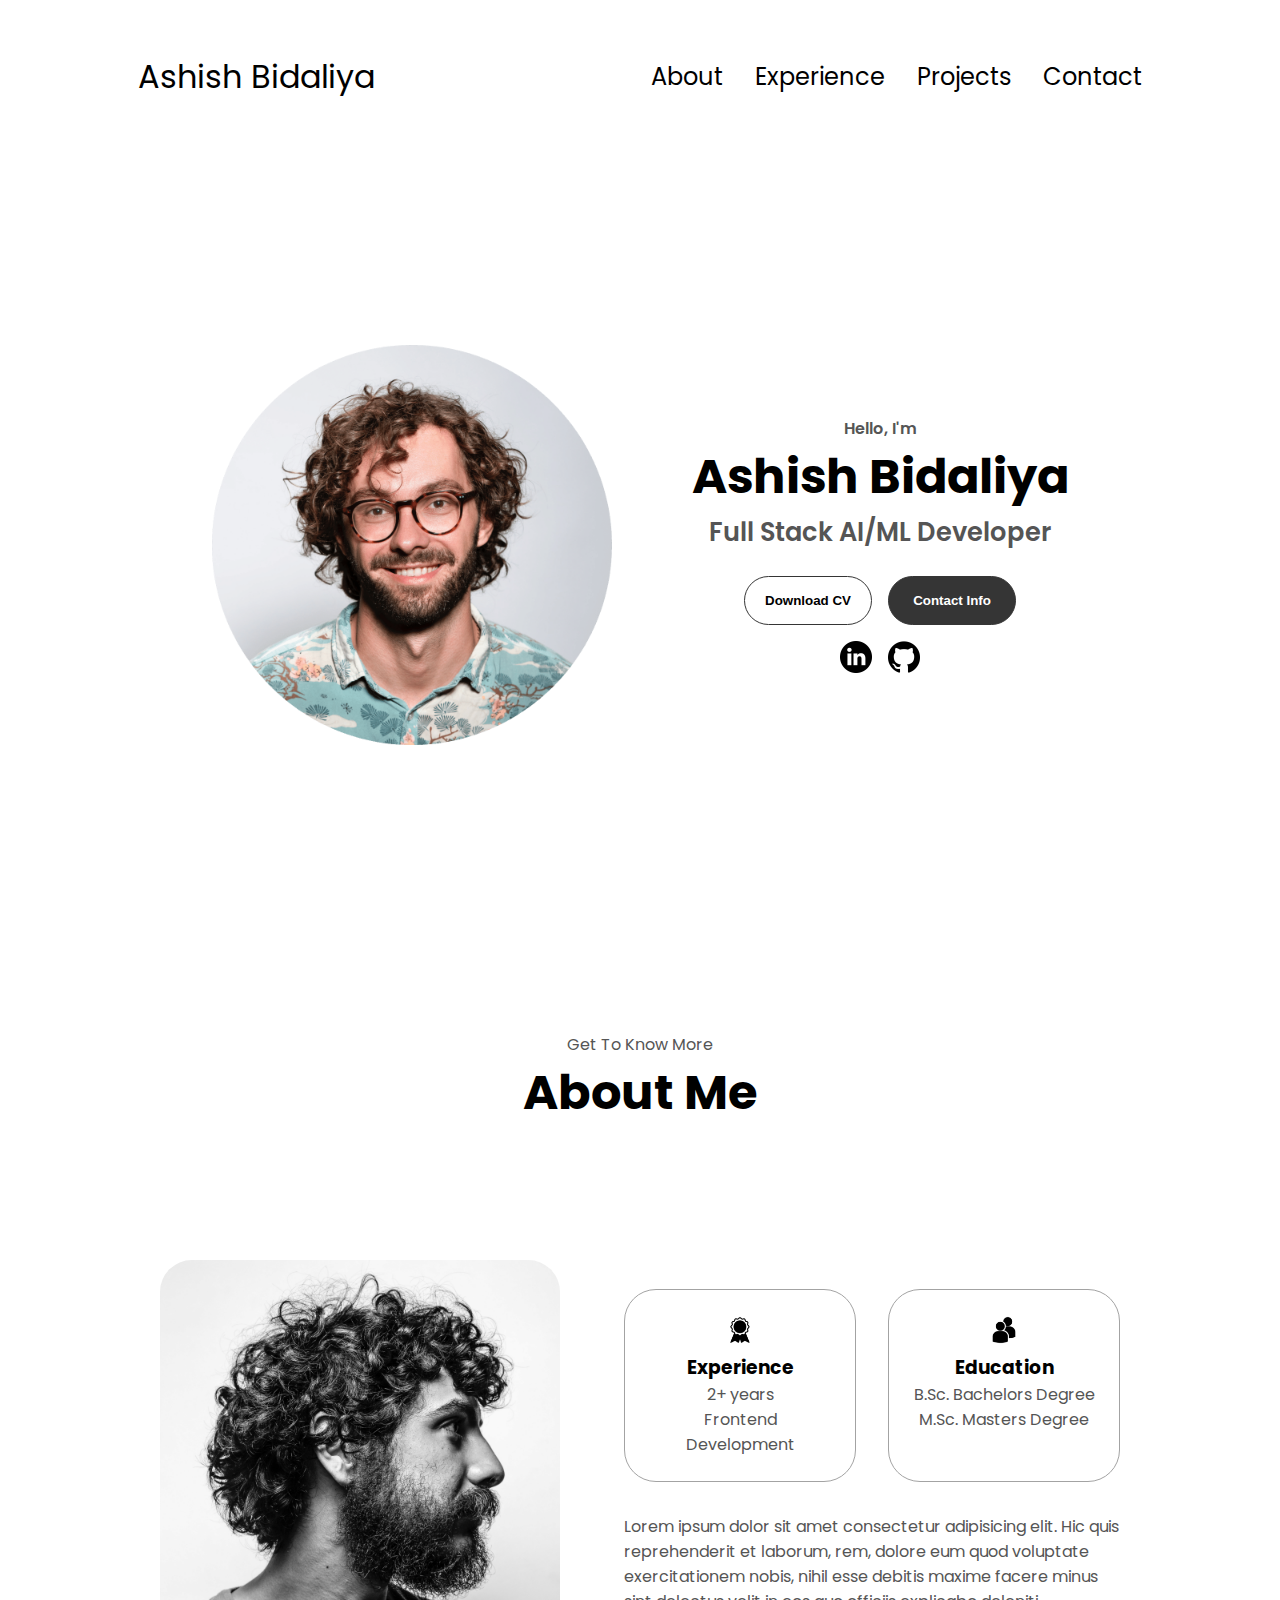
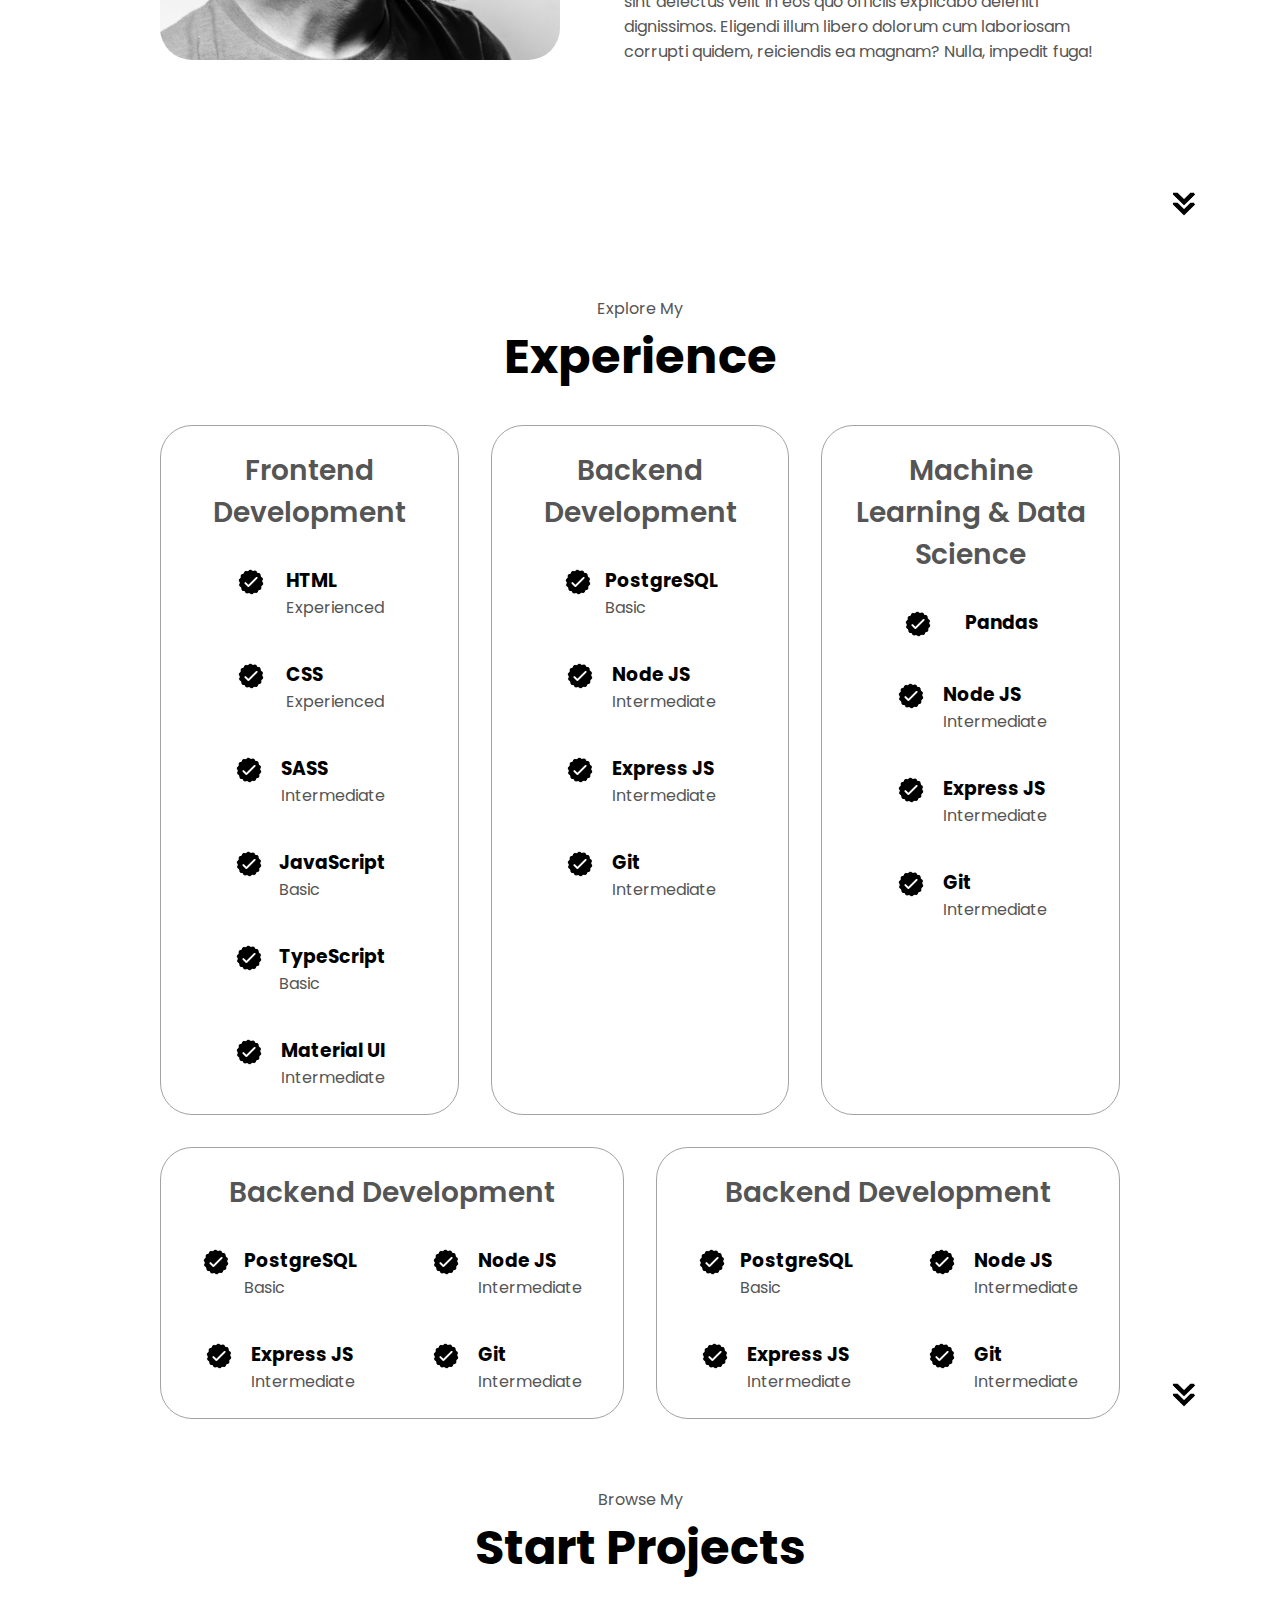
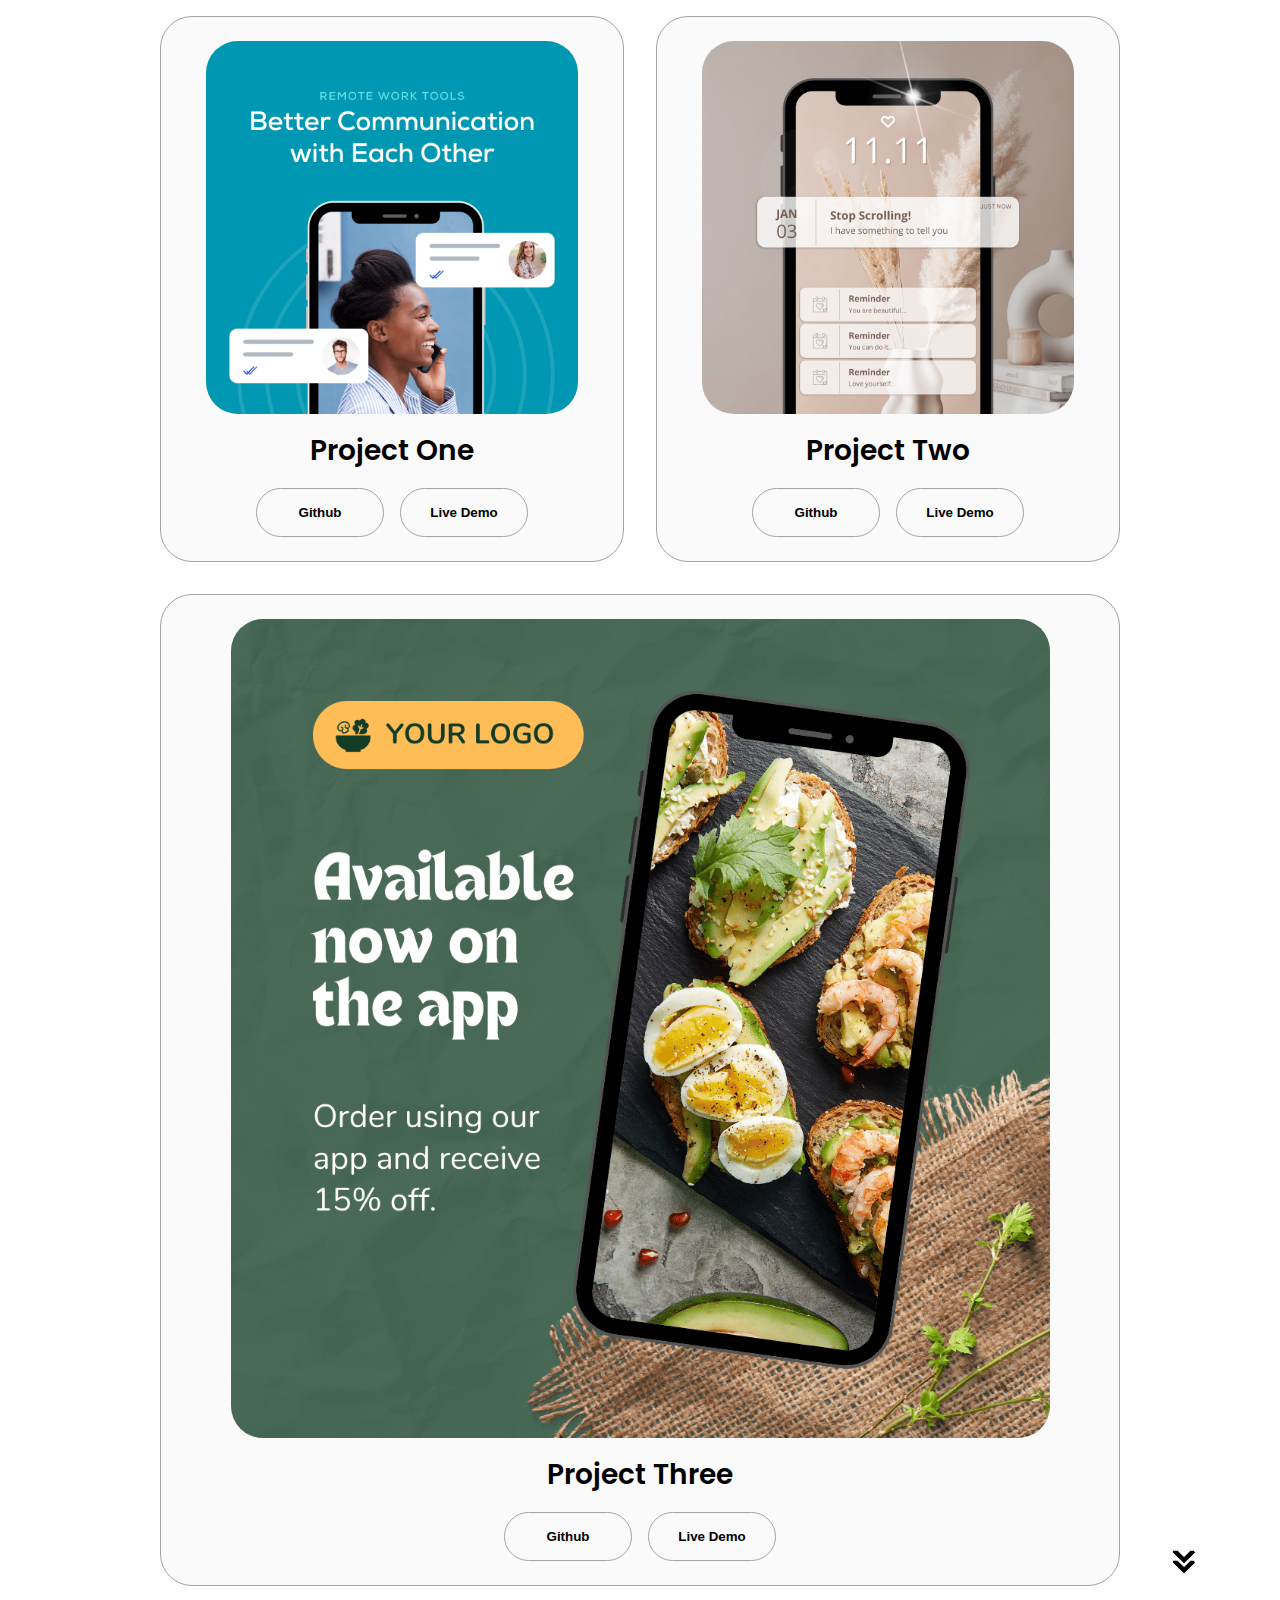
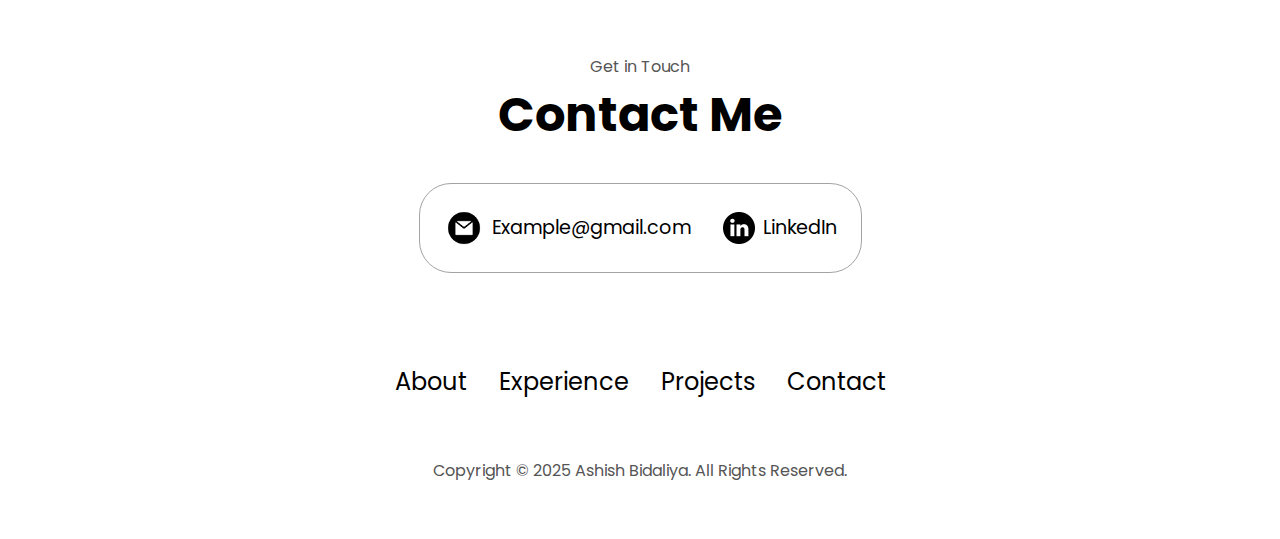
<file: portfolio/index.html>
<!DOCTYPE html>
<html lang="en">
  <head>
    <meta charset="UTF-8" />
    <meta http-equiv="X-UA-Compatible" content="IE=edge" />
    <meta name="viewport" content="width=device-width, initial-scale=1.0" />
    <title>My Portfolio</title>
    <link rel="stylesheet" href="style.css" />
    <link rel="stylesheet" href="mediaqueries.css" />
  </head>
  <body>
    <nav id="desktop-nav">
      <div class="logo">Ashish Bidaliya</div>
      <div>
        <ul class="nav-links">
          <li><a href="#about">About</a></li>
          <li><a href="#experience">Experience</a></li>
          <li><a href="#projects">Projects</a></li>
          <li><a href="#contact">Contact</a></li>
        </ul>
      </div>
    </nav>
    <nav id="hamburger-nav">
      <div class="logo">Ashish Bidaliya</div>
      <div class="hamburger-menu">
        <div class="hamburger-icon" onclick="toggleMenu()">
          <span></span>
          <span></span>
          <span></span>
        </div>
        <div class="menu-links">
          <li><a href="#about" onclick="toggleMenu()">About</a></li>
          <li><a href="#experience" onclick="toggleMenu()">Experience</a></li>
          <li><a href="#projects" onclick="toggleMenu()">Projects</a></li>
          <li><a href="#contact" onclick="toggleMenu()">Contact</a></li>
        </div>
      </div>
    </nav>
    <section id="profile">
      <div class="section__pic-container">
        <img src="./assets/profile-pic1.png" alt="John Doe profile picture" />
      </div>
      <div class="section__text">
        <p class="section__text__p1">Hello, I'm</p>
        <h1 class="title">Ashish Bidaliya</h1>
        <p class="section__text__p2">Full Stack AI/ML Developer</p>
        <div class="btn-container">
          <button
            class="btn btn-color-2"
            onclick="window.open('./assets/resume-example.pdf')"
          >
            Download CV
          </button>
          <button class="btn btn-color-1" onclick="location.href='./#contact'">
            Contact Info
          </button>
        </div>
        <div id="socials-container">
          <img
            src="./assets/linkedin.png"
            alt="My LinkedIn profile"
            class="icon"
            onclick="location.href='https://linkedin.com/'"
          />
          <img
            src="./assets/github.png"
            alt="My Github profile"
            class="icon"
            onclick="location.href='https://github.com/'"
          />
        </div>
      </div>
    </section>
    <section id="about">
      <p class="section__text__p1">Get To Know More</p>
      <h1 class="title">About Me</h1>
      <div class="section-container">
        <div class="section__pic-container">
          <img
            src="./assets/about-pic.png"
            alt="Profile picture"
            class="about-pic"
          />
        </div>
        <div class="about-details-container">
          <div class="about-containers">
            <div class="details-container">
              <img
                src="./assets/experience.png"
                alt="Experience icon"
                class="icon"
              />
              <h3>Experience</h3>
              <p>2+ years <br />Frontend Development</p>
            </div>
            <div class="details-container">
              <img
                src="./assets/education.png"
                alt="Education icon"
                class="icon"
              />
              <h3>Education</h3>
              <p>B.Sc. Bachelors Degree<br />M.Sc. Masters Degree</p>
            </div>
          </div>
          <div class="text-container">
            <p>
              Lorem ipsum dolor sit amet consectetur adipisicing elit. Hic quis
              reprehenderit et laborum, rem, dolore eum quod voluptate
              exercitationem nobis, nihil esse debitis maxime facere minus sint
              delectus velit in eos quo officiis explicabo deleniti dignissimos.
              Eligendi illum libero dolorum cum laboriosam corrupti quidem,
              reiciendis ea magnam? Nulla, impedit fuga!
            </p>
          </div>
        </div>
      </div>
      <img
        src="./assets/arrow.png"
        alt="Arrow icon"
        class="icon arrow"
        onclick="location.href='./#experience'"
      />
    </section>
    <section id="experience">
      <p class="section__text__p1">Explore My</p>
      <h1 class="title">Experience</h1>
      <div class="experience-details-container">
        <div class="about-containers">
          <div class="details-container">
            <h2 class="experience-sub-title">Frontend Development</h2>
            <div class="article-container">
              <article>
                <img
                  src="./assets/checkmark.png"
                  alt="Experience icon"
                  class="icon"
                />
                <div>
                  <h3>HTML</h3>
                  <p>Experienced</p>
                </div>
              </article>
              <article>
                <img
                  src="./assets/checkmark.png"
                  alt="Experience icon"
                  class="icon"
                />
                <div>
                  <h3>CSS</h3>
                  <p>Experienced</p>
                </div>
              </article>
              <article>
                <img
                  src="./assets/checkmark.png"
                  alt="Experience icon"
                  class="icon"
                />
                <div>
                  <h3>SASS</h3>
                  <p>Intermediate</p>
                </div>
              </article>
              <article>
                <img
                  src="./assets/checkmark.png"
                  alt="Experience icon"
                  class="icon"
                />
                <div>
                  <h3>JavaScript</h3>
                  <p>Basic</p>
                </div>
              </article>
              <article>
                <img
                  src="./assets/checkmark.png"
                  alt="Experience icon"
                  class="icon"
                />
                <div>
                  <h3>TypeScript</h3>
                  <p>Basic</p>
                </div>
              </article>
              <article>
                <img
                  src="./assets/checkmark.png"
                  alt="Experience icon"
                  class="icon"
                />
                <div>
                  <h3>Material UI</h3>
                  <p>Intermediate</p>
                </div>
              </article>
            </div>
          </div>
          <div class="details-container">
            <h2 class="experience-sub-title">Backend Development</h2>
            <div class="article-container">
              <article>
                <img
                  src="./assets/checkmark.png"
                  alt="Experience icon"
                  class="icon"
                />
                <div>
                  <h3>PostgreSQL</h3>
                  <p>Basic</p>
                </div>
              </article>
              <article>
                <img
                  src="./assets/checkmark.png"
                  alt="Experience icon"
                  class="icon"
                />
                <div>
                  <h3>Node JS</h3>
                  <p>Intermediate</p>
                </div>
              </article>
              <article>
                <img
                  src="./assets/checkmark.png"
                  alt="Experience icon"
                  class="icon"
                />
                <div>
                  <h3>Express JS</h3>
                  <p>Intermediate</p>
                </div>
              </article>
              <article>
                <img
                  src="./assets/checkmark.png"
                  alt="Experience icon"
                  class="icon"
                />
                <div>
                  <h3>Git</h3>
                  <p>Intermediate</p>
                </div>
              </article>
            </div>
          </div>
          <div class="details-container">
            <h2 class="experience-sub-title">Machine Learning & Data Science</h2>
            <div class="article-container">
              <article>
                <img
                  src="./assets/checkmark.png"
                  alt="Experience icon"
                  class="icon"
                />
                <div>
                  <h3>Pandas</h3>
                </div>
              </article>
              <article>
                <img
                  src="./assets/checkmark.png"
                  alt="Experience icon"
                  class="icon"
                />
                <div>
                  <h3>Node JS</h3>
                  <p>Intermediate</p>
                </div>
              </article>
              <article>
                <img
                  src="./assets/checkmark.png"
                  alt="Experience icon"
                  class="icon"
                />
                <div>
                  <h3>Express JS</h3>
                  <p>Intermediate</p>
                </div>
              </article>
              <article>
                <img
                  src="./assets/checkmark.png"
                  alt="Experience icon"
                  class="icon"
                />
                <div>
                  <h3>Git</h3>
                  <p>Intermediate</p>
                </div>
              </article>
            </div>
          </div>
          <div class="details-container">
            <h2 class="experience-sub-title">Backend Development</h2>
            <div class="article-container">
              <article>
                <img
                  src="./assets/checkmark.png"
                  alt="Experience icon"
                  class="icon"
                />
                <div>
                  <h3>PostgreSQL</h3>
                  <p>Basic</p>
                </div>
              </article>
              <article>
                <img
                  src="./assets/checkmark.png"
                  alt="Experience icon"
                  class="icon"
                />
                <div>
                  <h3>Node JS</h3>
                  <p>Intermediate</p>
                </div>
              </article>
              <article>
                <img
                  src="./assets/checkmark.png"
                  alt="Experience icon"
                  class="icon"
                />
                <div>
                  <h3>Express JS</h3>
                  <p>Intermediate</p>
                </div>
              </article>
              <article>
                <img
                  src="./assets/checkmark.png"
                  alt="Experience icon"
                  class="icon"
                />
                <div>
                  <h3>Git</h3>
                  <p>Intermediate</p>
                </div>
              </article>
            </div>
          </div>
          <div class="details-container">
            <h2 class="experience-sub-title">Backend Development</h2>
            <div class="article-container">
              <article>
                <img
                  src="./assets/checkmark.png"
                  alt="Experience icon"
                  class="icon"
                />
                <div>
                  <h3>PostgreSQL</h3>
                  <p>Basic</p>
                </div>
              </article>
              <article>
                <img
                  src="./assets/checkmark.png"
                  alt="Experience icon"
                  class="icon"
                />
                <div>
                  <h3>Node JS</h3>
                  <p>Intermediate</p>
                </div>
              </article>
              <article>
                <img
                  src="./assets/checkmark.png"
                  alt="Experience icon"
                  class="icon"
                />
                <div>
                  <h3>Express JS</h3>
                  <p>Intermediate</p>
                </div>
              </article>
              <article>
                <img
                  src="./assets/checkmark.png"
                  alt="Experience icon"
                  class="icon"
                />
                <div>
                  <h3>Git</h3>
                  <p>Intermediate</p>
                </div>
              </article>
            </div>
          </div>
        </div>
      </div>
      <img
        src="./assets/arrow.png"
        alt="Arrow icon"
        class="icon arrow"
        onclick="location.href='./#projects'"
      />
    </section>
    <section id="projects">
      <p class="section__text__p1">Browse My</p>
      <h1 class="title">Start Projects</h1>
      <div class="experience-details-container">
        <div class="about-containers">
          <div class="details-container color-container">
            <div class="article-container">
              <img
                src="./assets/project-1.png"
                alt="Project 1"
                class="project-img"
              />
            </div>
            <h2 class="experience-sub-title project-title">Project One</h2>
            <div class="btn-container">
              <button
                class="btn btn-color-2 project-btn"
                onclick="location.href='https://github.com/'"
              >
                Github
              </button>
              <button
                class="btn btn-color-2 project-btn"
                onclick="location.href='https://github.com/'"
              >
                Live Demo
              </button>
            </div>
          </div>
          <div class="details-container color-container">
            <div class="article-container">
              <img
                src="./assets/project-2.png"
                alt="Project 2"
                class="project-img"
              />
            </div>
            <h2 class="experience-sub-title project-title">Project Two</h2>
            <div class="btn-container">
              <button
                class="btn btn-color-2 project-btn"
                onclick="location.href='https://github.com/'"
              >
                Github
              </button>
              <button
                class="btn btn-color-2 project-btn"
                onclick="location.href='https://github.com/'"
              >
                Live Demo
              </button>
            </div>
          </div>
          <div class="details-container color-container">
            <div class="article-container">
              <img
                src="./assets/project-3.png"
                alt="Project 3"
                class="project-img"
              />
            </div>
            <h2 class="experience-sub-title project-title">Project Three</h2>
            <div class="btn-container">
              <button
                class="btn btn-color-2 project-btn"
                onclick="location.href='https://github.com/'"
              >
                Github
              </button>
              <button
                class="btn btn-color-2 project-btn"
                onclick="location.href='https://github.com/'"
              >
                Live Demo
              </button>
            </div>
          </div>
        </div>
      </div>
      <img
        src="./assets/arrow.png"
        alt="Arrow icon"
        class="icon arrow"
        onclick="location.href='./#contact'"
      />
    </section>
    <section id="contact">
      <p class="section__text__p1">Get in Touch</p>
      <h1 class="title">Contact Me</h1>
      <div class="contact-info-upper-container">
        <div class="contact-info-container">
          <img
            src="./assets/email.png"
            alt="Email icon"
            class="icon contact-icon email-icon"
          />
          <p><a href="mailto:examplemail@gmail.com">Example@gmail.com</a></p>
        </div>
        <div class="contact-info-container">
          <img
            src="./assets/linkedin.png"
            alt="LinkedIn icon"
            class="icon contact-icon"
          />
          <p><a href="https://www.linkedin.com">LinkedIn</a></p>
        </div>
      </div>
    </section>
    <footer>
      <nav>
        <div class="nav-links-container">
          <ul class="nav-links">
            <li><a href="#about">About</a></li>
            <li><a href="#experience">Experience</a></li>
            <li><a href="#projects">Projects</a></li>
            <li><a href="#contact">Contact</a></li>
          </ul>
        </div>
      </nav>
      <p>Copyright &#169; 2025 Ashish Bidaliya. All Rights Reserved.</p>
    </footer>
    <script src="script.js"></script>
  </body>
</html>
</file>
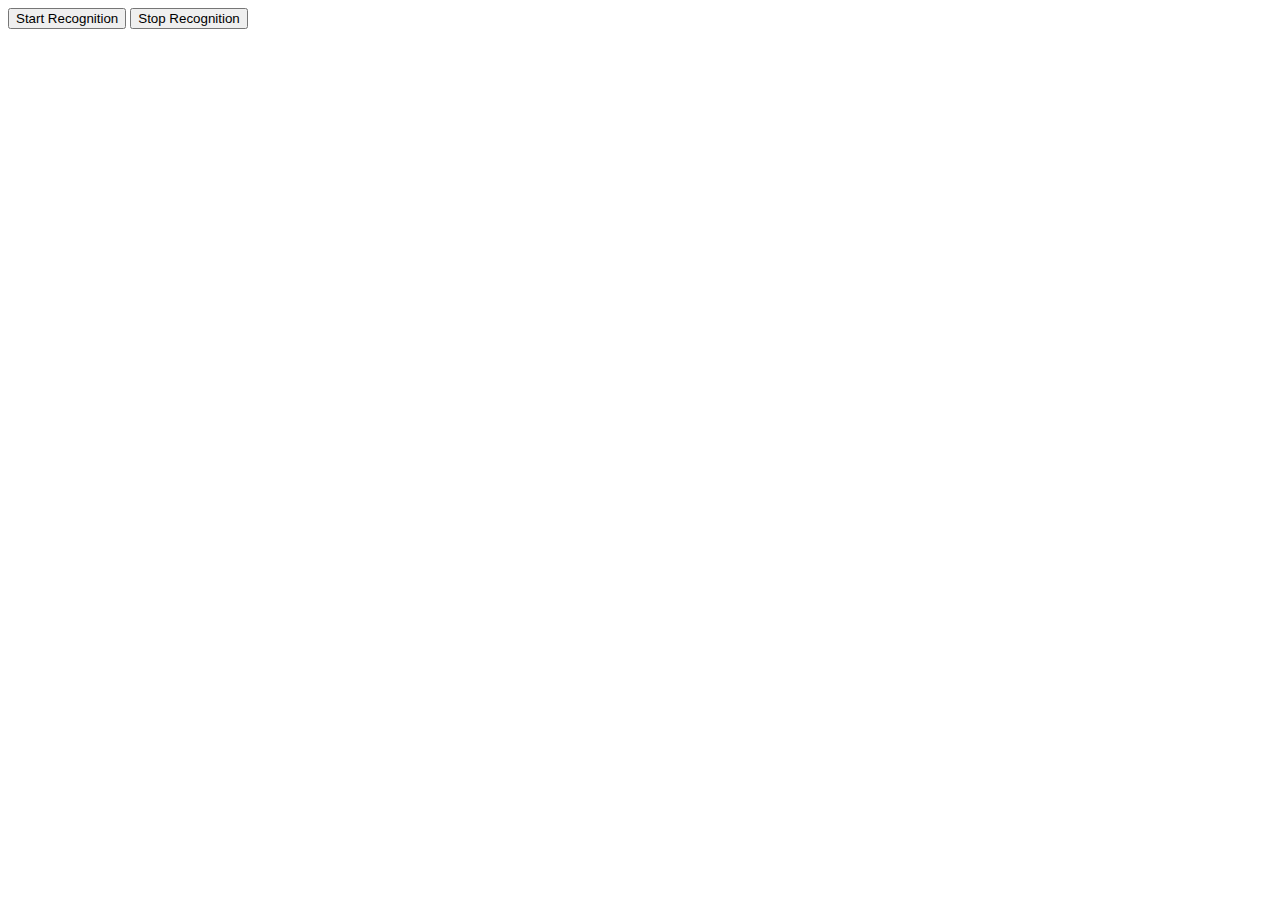
<file: lexor/Data/Voice.html>
<html lang="eng">
<head>
    <title>Speech Recognition</title>
</head>
<body>
    <button id="start" onclick="startRecognition()">Start Recognition</button>
    <button id="end" onclick="stopRecognition()">Stop Recognition</button>
    <p id="output"></p>
    <script>
        const output = document.getElementById('output');
        let recognition;

        function startRecognition() {
            recognition = new webkitSpeechRecognition() || new SpeechRecognition();
            recognition.lang = '';
            recognition.continuous = true;
            recognition._stoppedManually = false;

            recognition.onresult = function(event) {
                const transcript = event.results[event.results.length -1][0].transcript;
                output.textContent += transcript;
            };

            recognition.onend = function(){
                if (!recognition._stoppedManually) recognition.start();
            };

            recognition.start();
        }

        function stopRecognition(){
            recognition._stoppedManually = true;
            recognition.stop();
            output.innerHTML = "";
        }
    </script>
</body>
</html>
</file>
<file: portfolio/style.css>
/* GENERAL */

@import url("https://fonts.googleapis.com/css2?family=Poppins:wght@300;400;500;600&display=swap");

* {
  margin: 0;
  padding: 0;
}

body {
  font-family: "Poppins", sans-serif;
}

html {
  scroll-behavior: smooth;
}

p {
  color: rgb(85, 85, 85);
}

/* TRANSITION */

a,
.btn {
  transition: all 300ms ease;
}

/* DESKTOP NAV */

nav,
.nav-links {
  display: flex;
}

nav {
  justify-content: space-around;
  align-items: center;
  height: 17vh;
}

.nav-links {
  gap: 2rem;
  list-style: none;
  font-size: 1.5rem;
}

a {
  color: black;
  text-decoration: none;
  text-decoration-color: white;
}

a:hover {
  color: grey;
  text-decoration: underline;
  text-underline-offset: 1rem;
  text-decoration-color: rgb(181, 181, 181);
}

.logo {
  font-size: 2rem;
}

.logo:hover {
  cursor: default;
}

/* HAMBURGER MENU */

#hamburger-nav {
  display: none;
}

.hamburger-menu {
  position: relative;
  display: inline-block;
}

.hamburger-icon {
  display: flex;
  flex-direction: column;
  justify-content: space-between;
  height: 24px;
  width: 30px;
  cursor: pointer;
}

.hamburger-icon span {
  width: 100%;
  height: 2px;
  background-color: black;
  transition: all 0.3 ease-in-out;
}

.menu-links {
  position: absolute;
  top: 100%;
  right: 0;
  background-color: white;
  width: fit-content;
  max-height: 0;
  overflow: hidden;
  transition: all 0.3 ease-in-out;
}

.menu-links a {
  display: block;
  padding: 10px;
  text-align: center;
  font-size: 1.5rem;
  color: black;
  text-decoration: none;
  transition: all 0.3 ease-in-out;
}

.menu-links li {
  list-style: none;
}

.menu-links.open {
  max-height: 300px;
}

.hamburger-icon.open span:first-child {
  transform: rotate(45deg) translate(10px, 5px);
}

.hamburger-icon.open span:nth-child(2) {
  opacity: 0;
}

.hamburger-icon.open span:last-child {
  transform: rotate(-45deg) translate(10px, -5px);
}

.hamburger-icon span:first-child {
  transform: none;
}

.hamburger-icon span:first-child {
  opacity: 1;
}

.hamburger-icon span:first-child {
  transform: none;
}

/* SECTIONS */

section {
  padding-top: 4vh;
  height: 96vh;
  margin: 0 10rem;
  box-sizing: border-box;
  min-height: fit-content;
}

.section-container {
  display: flex;
}

/* PROFILE SECTION */

#profile {
  display: flex;
  justify-content: center;
  gap: 5rem;
  height: 80vh;
}

.section__pic-container {
  display: flex;
  height: 400px;
  width: 400px;
  margin: auto 0;
}

.section__text {
  align-self: center;
  text-align: center;
}

.section__text p {
  font-weight: 600;
}

.section__text__p1 {
  text-align: center;
}

.section__text__p2 {
  font-size: 1.60rem;
  margin-bottom: 1.5rem;
}

.title {
  font-size: 3rem;
  text-align: center;
}

#socials-container {
  display: flex;
  justify-content: center;
  margin-top: 1rem;
  gap: 1rem;
}

/* ICONS */

.icon {
  cursor: pointer;
  height: 2rem;
}

/* BUTTONS */

.btn-container {
  display: flex;
  justify-content: center;
  gap: 1rem;
}

.btn {
  font-weight: 600;
  transition: all 300ms ease;
  padding: 1rem;
  width: 8rem;
  border-radius: 2rem;
}

.btn-color-1,
.btn-color-2 {
  border: rgb(53, 53, 53) 0.1rem solid;
}

.btn-color-1:hover,
.btn-color-2:hover {
  cursor: pointer;
}

.btn-color-1,
.btn-color-2:hover {
  background: rgb(53, 53, 53);
  color: white;
}

.btn-color-1:hover {
  background: rgb(0, 0, 0);
}

.btn-color-2 {
  background: none;
}

.btn-color-2:hover {
  border: rgb(255, 255, 255) 0.1rem solid;
}

.btn-container {
  gap: 1rem;
}

/* ABOUT SECTION */

#about {
  position: relative;
}

.about-containers {
  gap: 2rem;
  margin-bottom: 2rem;
  margin-top: 2rem;
}

.about-details-container {
  justify-content: center;
  flex-direction: column;
}

.about-containers,
.about-details-container {
  display: flex;
}

.about-pic {
  border-radius: 2rem;
}

.arrow {
  position: absolute;
  right: -5rem;
  bottom: 2.5rem;
}

.details-container {
  padding: 1.5rem;
  flex: 1;
  background: white;
  border-radius: 2rem;
  border: rgb(53, 53, 53) 0.1rem solid;
  border-color: rgb(163, 163, 163);
  text-align: center;
}

.section-container {
  gap: 4rem;
  height: 80%;
}

.section__pic-container {
  height: 400px;
  width: 400px;
  margin: auto 0;
}

/* EXPERIENCE SECTION */

#experience {
  position: relative;
}

.experience-sub-title {
  color: rgb(85, 85, 85);
  font-weight: 600;
  font-size: 1.75rem;
  margin-bottom: 2rem;
}

.experience-details-container {
  display: flex;
  justify-content: center;
  flex-direction: column;
}

.article-container {
  display: flex;
  text-align: initial;
  flex-wrap: wrap;
  flex-direction: row;
  gap: 2.5rem;
  justify-content: space-around;
}

article {
  display: flex;
  width: 10rem;
  justify-content: space-around;
  gap: 0.5rem;
}

article .icon {
  cursor: default;
}

/* PROJECTS SECTION */

#projects {
  position: relative;
}

.color-container {
  border-color: rgb(163, 163, 163);
  background: rgb(250, 250, 250);
}

.project-img {
  border-radius: 2rem;
  width: 90%;
  height: 90%;
}

.project-title {
  margin: 1rem;
  color: black;
}

.project-btn {
  color: black;
  border-color: rgb(163, 163, 163);
}

/* CONTACT */

#contact {
  display: flex;
  justify-content: center;
  flex-direction: column;
  height: 70vh;
}

.contact-info-upper-container {
  display: flex;
  justify-content: center;
  border-radius: 2rem;
  border: rgb(53, 53, 53) 0.1rem solid;
  border-color: rgb(163, 163, 163);
  background: (250, 250, 250);
  margin: 2rem auto;
  padding: 0.5rem;
}

.contact-info-container {
  display: flex;
  align-items: center;
  justify-content: center;
  gap: 0.5rem;
  margin: 1rem;
}

.contact-info-container p {
  font-size: larger;
}

.contact-icon {
  cursor: default;
}

.email-icon {
  height: 2.5rem;
}

/* FOOTER SECTION */

footer {
  height: 26vh;
  margin: 0 1rem;
}

footer p {
  text-align: center;
}
</file>
<file: portfolio/mediaqueries.css>
@media screen and (max-width: 1400px) {
  #profile {
    height: 83vh;
    margin-bottom: 6rem;
  }
  .about-containers {
    flex-wrap: wrap;
  }
  #contact,
  #projects {
    height: fit-content;
  }
}

@media screen and (max-width: 1200px) {
  #desktop-nav {
    display: none;
  }
  #hamburger-nav {
    display: flex;
  }
  #experience,
  .experience-details-container {
    margin-top: 2rem;
  }
  #profile,
  .section-container {
    display: block;
  }
  .arrow {
    display: none;
  }
  section,
  .section-container {
    height: fit-content;
  }
  section {
    margin: 0 5%;
  }
  .section__pic-container {
    width: 275px;
    height: 275px;
    margin: 0 auto 2rem;
  }
  .about-containers {
    margin-top: 0;
  }
}

@media screen and (max-width: 600px) {
  #contact,
  footer {
    height: 40vh;
  }
  #profile {
    height: 83vh;
    margin-bottom: 0;
  }
  article {
    font-size: 1rem;
  }
  footer nav {
    height: fit-content;
    margin-bottom: 2rem;
  }
  .about-containers,
  .contact-info-upper-container,
  .btn-container {
    flex-wrap: wrap;
  }
  .contact-info-container {
    margin: 0;
  }
  .contact-info-container p,
  .nav-links li a {
    font-size: 1rem;
  }
  .experience-sub-title {
    font-size: 1.25rem;
  }
  .logo {
    font-size: 1.5rem;
  }
  .nav-links {
    flex-direction: column;
    gap: 0.5rem;
    text-align: center;
  }
  .section__pic-container {
    width: auto;
    height: 46vw;
    justify-content: center;
  }
  .section__text__p2 {
    font-size: 1.25rem;
  }
  .title {
    font-size: 2rem;
  }
  .text-container {
    text-align: justify;
  }
}
</file>
